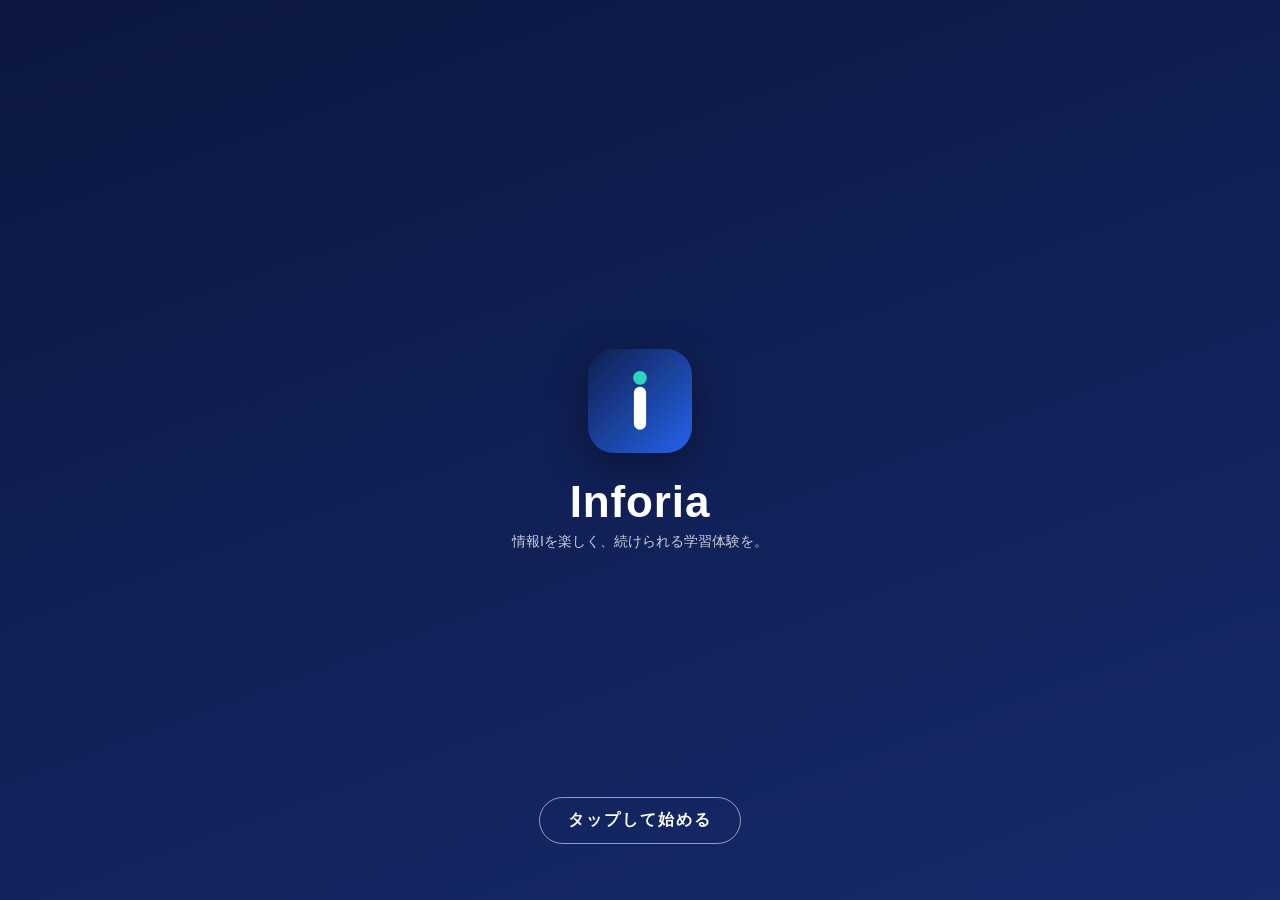
<file: frontend/index.html>
<!DOCTYPE html>
<html lang="ja">
<head>
<meta charset="UTF-8" />
<meta name="viewport" content="width=device-width, initial-scale=1.0, viewport-fit=cover" />
<title>Inforia</title>
<link rel="stylesheet" href="css/style.css" />
<link rel="manifest" href="manifest.json" />
<meta name="theme-color" content="#0f1f4d" />
<link rel="icon" href="assets/icon.svg" type="image/svg+xml" />
<link rel="apple-touch-icon" href="assets/icon-180.png" />
<meta name="apple-mobile-web-app-capable" content="yes" />
<meta name="apple-mobile-web-app-title" content="Inforia" />
</head>
<body class="splash-body">
<main class="splash" id="splash" role="button" tabindex="0" aria-label="タップして始める">
  <div class="fx-bg" id="fxBg" aria-hidden="true"></div>
  <div class="splash-center">
    <img class="splash-icon" src="assets/icon.svg" alt="" width="104" height="104" />
    <h1 class="splash-logo">Inforia</h1>
    <p class="splash-tagline">情報Iを楽しく、続けられる学習体験を。</p>
  </div>
  <div class="splash-tap">タップして始める</div>
</main>

<script src="js/pwa.js"></script>
<script src="js/auth.js"></script>
<script src="js/fx-bg.js"></script>
<script>
  // 以前ログインした端末なら、そのままホームへ。初めてならログイン画面へ。
  function startApp() {
    window.location.href = currentUserEmail() ? "home.html" : "login.html";
  }
  const splash = document.getElementById("splash");
  splash.addEventListener("click", startApp);
  splash.addEventListener("keydown", (e) => {
    if (e.key === "Enter" || e.key === " ") {
      e.preventDefault();
      startApp();
    }
  });
</script>
</body>
</html>
</file>
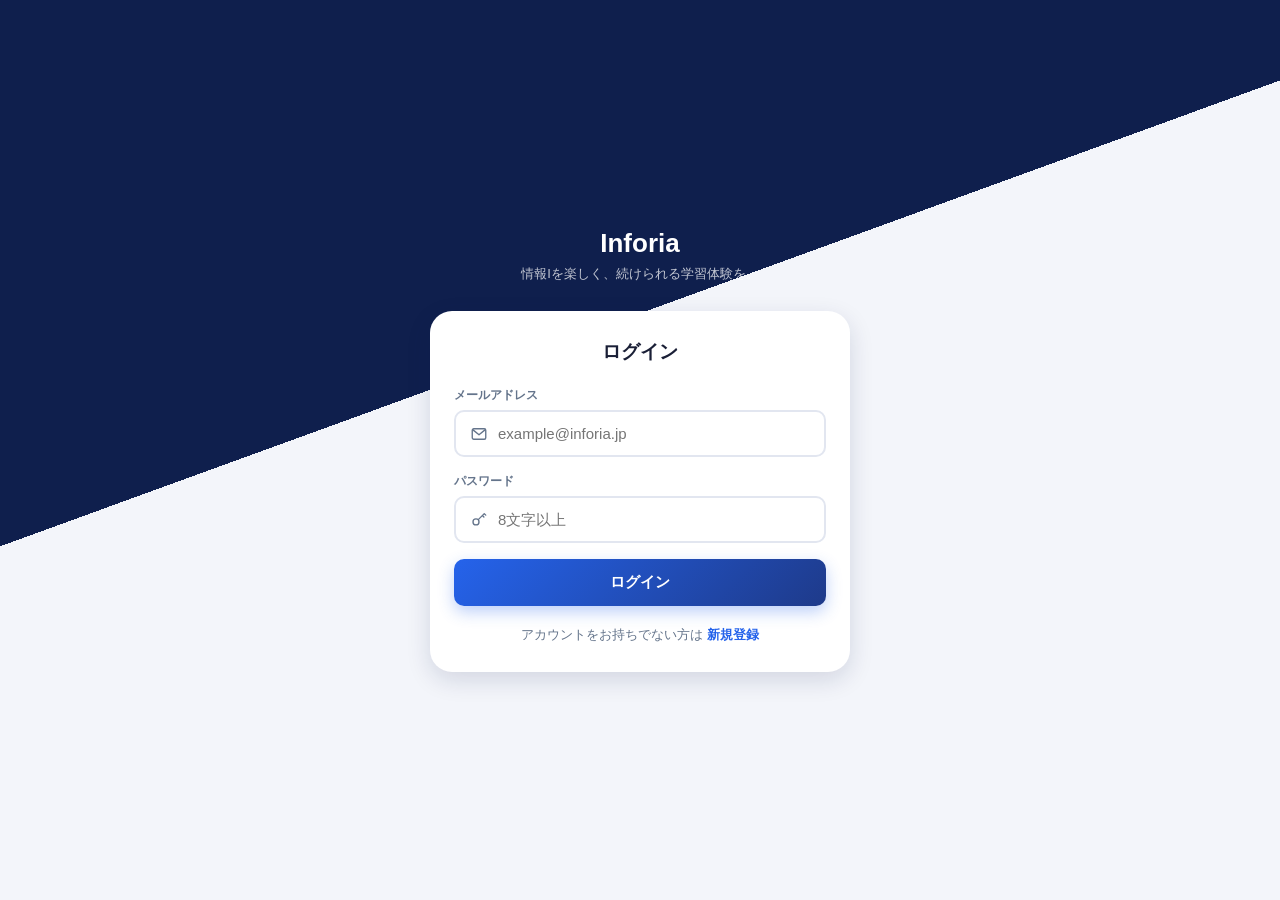
<file: frontend/home.html>
<!DOCTYPE html>
<html lang="ja">
<head>
<meta charset="UTF-8" />
<meta name="viewport" content="width=device-width, initial-scale=1.0" />
<title>Inforia - ダッシュボード</title>
<link rel="stylesheet" href="css/style.css" />
<script src="js/transition.js"></script>
<link rel="manifest" href="manifest.json" />
<meta name="theme-color" content="#16296b" />
<link rel="icon" href="assets/icon.svg" type="image/svg+xml" />
<link rel="apple-touch-icon" href="assets/icon-180.png" />
<meta name="apple-mobile-web-app-capable" content="yes" />
<meta name="apple-mobile-web-app-title" content="Inforia" />
</head>
<body>
<div class="app-shell">

  <header class="app-header">
    <div class="logo">Inforia</div>
  </header>

  <div style="padding: 0 20px;">
    <div class="profile-row">
      <div class="avatar" id="avatarLevel">Lv.1</div>
      <div class="profile-info">
        <div class="level" id="levelLabel">レベル 1</div>
        <div class="xp-bar-track">
          <div class="xp-bar-fill" id="xpBarFill" style="width: 0%;"></div>
        </div>
        <div class="xp-label" id="xpLabel">0 / 100 XP</div>
      </div>
    </div>

    <div class="streak-banner">
      <span class="icon flame-icon" id="flameIcon"></span>
      <span id="streakLabel">0日連続学習中</span>
    </div>
  </div>

  <main class="app-main">
    <div id="reviewCard"></div>
    <div class="section-title">学習ジャンル</div>
    <div id="unitList"></div>
  </main>

  <nav class="bottom-nav" id="bottomNav"></nav>
</div>

<script src="js/pwa.js"></script>
<script src="js/icons.js"></script>
<script src="js/auth.js"></script>
<script src="js/data.js"></script>
<script src="js/glossary.js"></script>
<script src="js/diagrams.js"></script>
<script src="js/question-bank.js"></script>
<script src="js/term-diagrams.js"></script>
<script src="js/quiz-generator.js"></script>
<script src="js/state.js"></script>
<script src="js/effects.js"></script>
<script src="js/nav.js"></script>
<script src="js/dashboard.js"></script>
</body>
</html>
</file>
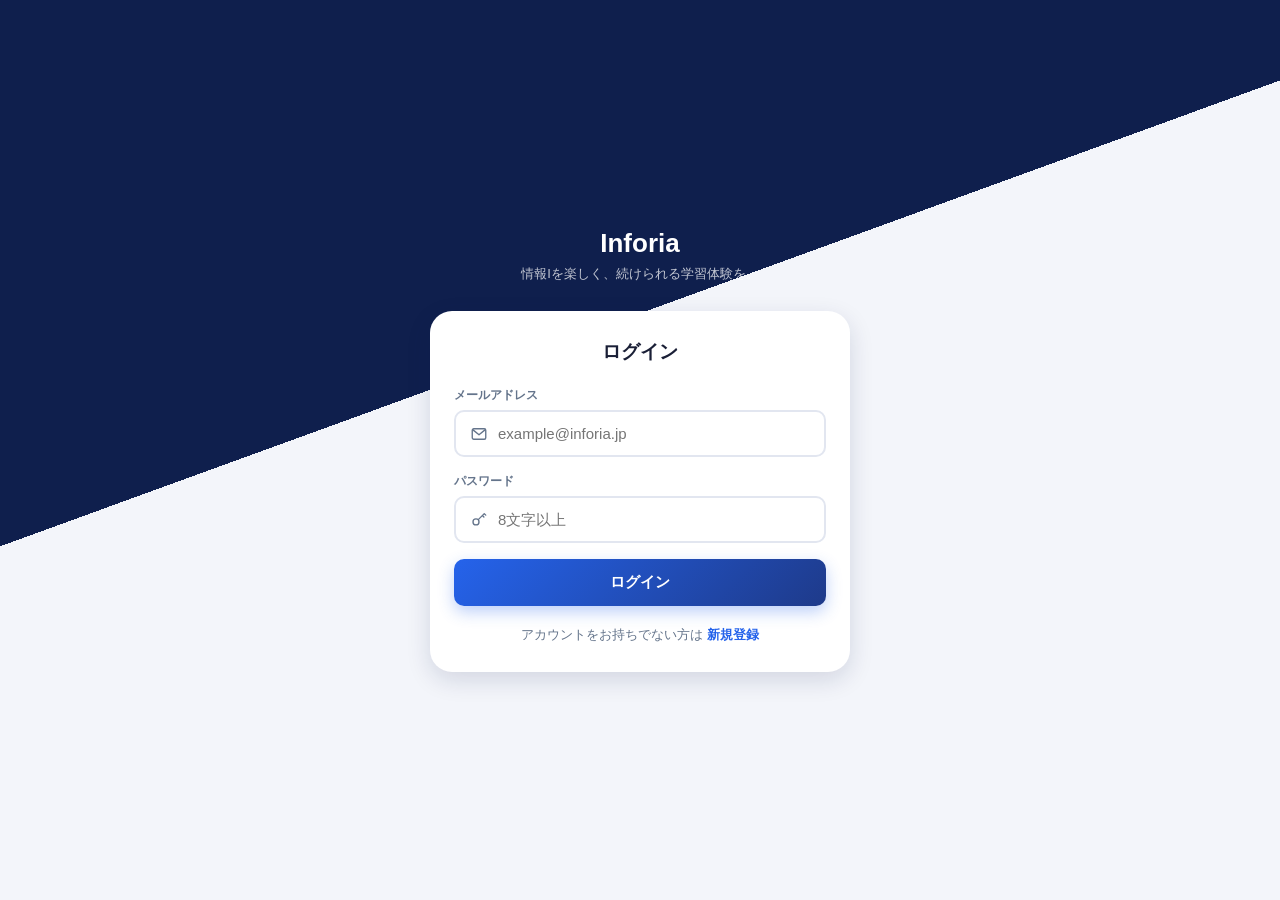
<file: frontend/login.html>
<!DOCTYPE html>
<html lang="ja">
<head>
<meta charset="UTF-8" />
<meta name="viewport" content="width=device-width, initial-scale=1.0" />
<title>Inforia - ログイン</title>
<link rel="stylesheet" href="css/style.css" />
<script src="js/transition.js"></script>
<link rel="manifest" href="manifest.json" />
<meta name="theme-color" content="#16296b" />
<link rel="icon" href="assets/icon.svg" type="image/svg+xml" />
<link rel="apple-touch-icon" href="assets/icon-180.png" />
<meta name="apple-mobile-web-app-capable" content="yes" />
<meta name="apple-mobile-web-app-title" content="Inforia" />
</head>
<body>
<div class="auth-shell">
  <div class="fx-bg" id="fxBg" aria-hidden="true"></div>
  <div class="auth-logo">Inforia</div>
  <div class="auth-tagline">情報Iを楽しく、続けられる学習体験を。</div>

  <div class="auth-card">
    <div class="auth-title">ログイン</div>

    <form id="loginForm" novalidate>
      <div class="form-field">
        <label for="email">メールアドレス</label>
        <div class="input-wrap">
          <span class="icon" id="mailIcon"></span>
          <input type="email" id="email" name="email" placeholder="example@inforia.jp" required autocomplete="email" />
        </div>
      </div>

      <div class="form-field">
        <label for="password">パスワード</label>
        <div class="input-wrap">
          <span class="icon" id="keyIcon"></span>
          <input type="password" id="password" name="password" placeholder="8文字以上" required autocomplete="current-password" />
        </div>
      </div>

      <div class="form-error" id="formError"></div>

      <button type="submit" class="btn btn-primary">ログイン</button>
    </form>

    <div class="auth-switch">
      アカウントをお持ちでない方は <a href="register.html">新規登録</a>
    </div>
  </div>
</div>

<script src="js/pwa.js"></script>
<script src="js/icons.js"></script>
<script src="js/auth.js"></script>
<script src="js/fx-bg.js"></script>
<script>
  document.getElementById("mailIcon").innerHTML = ICONS.mail;
  document.getElementById("keyIcon").innerHTML = ICONS.key;

  if (currentUserEmail()) {
    window.location.href = "home.html";
  }

  document.getElementById("loginForm").addEventListener("submit", async (e) => {
    e.preventDefault();
    const email = document.getElementById("email").value.trim();
    const password = document.getElementById("password").value;
    const errorEl = document.getElementById("formError");

    const result = await loginUser(email, password);
    if (result.ok) {
      diveTo("home.html");
    } else {
      errorEl.textContent = result.message;
      errorEl.classList.add("show");
    }
  });
</script>
</body>
</html>
</file>
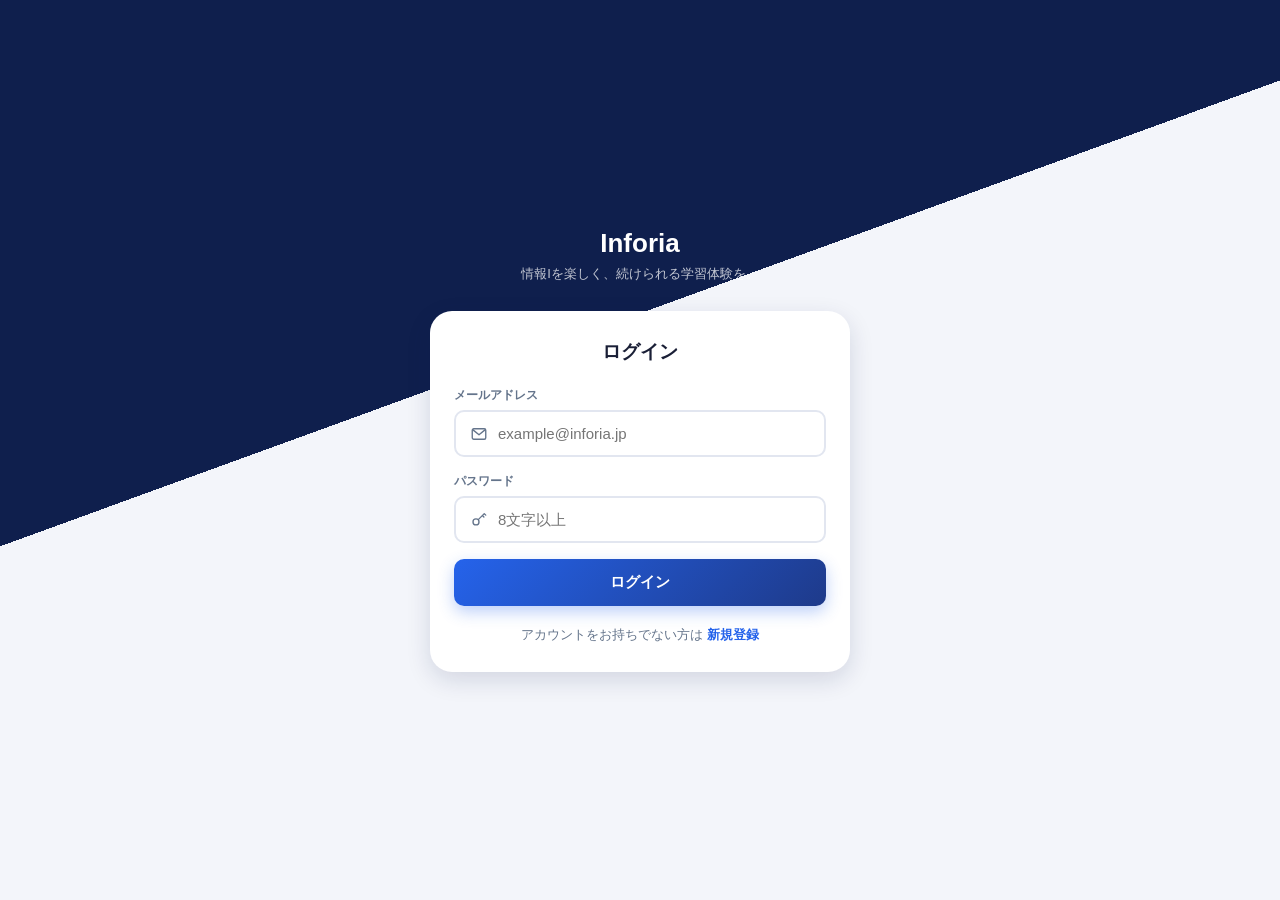
<file: frontend/profile.html>
<!DOCTYPE html>
<html lang="ja">
<head>
<meta charset="UTF-8" />
<meta name="viewport" content="width=device-width, initial-scale=1.0" />
<title>Inforia - マイページ</title>
<link rel="stylesheet" href="css/style.css" />
<link rel="manifest" href="manifest.json" />
<meta name="theme-color" content="#16296b" />
<link rel="icon" href="assets/icon.svg" type="image/svg+xml" />
<link rel="apple-touch-icon" href="assets/icon-180.png" />
<meta name="apple-mobile-web-app-capable" content="yes" />
<meta name="apple-mobile-web-app-title" content="Inforia" />
</head>
<body>
<div class="app-shell">

  <header class="app-header">
    <div class="logo">Inforia</div>
  </header>

  <main class="app-main">
    <div class="profile-hero">
      <div class="avatar" id="avatarLevel">Lv.1</div>
      <div class="username" id="userName"></div>
      <div class="email" id="userEmail"></div>
    </div>

    <div class="profile-list">
      <div class="profile-list-item">
        <span class="label">レベル</span>
        <span class="value" id="infoLevel"></span>
      </div>
      <div class="profile-list-item">
        <span class="label">累計XP</span>
        <span class="value" id="infoXp"></span>
      </div>
      <div class="profile-list-item">
        <span class="label">連続学習日数</span>
        <span class="value" id="infoStreak"></span>
      </div>
      <div class="profile-list-item">
        <span class="label">獲得バッジ数</span>
        <span class="value" id="infoBadges"></span>
      </div>
      <div class="profile-list-item">
        <span class="label">登録日</span>
        <span class="value" id="infoRegistered"></span>
      </div>
    </div>

    <div class="section-title">設定</div>
    <div class="card">
      <div class="settings-row">
        <div>
          <div class="settings-row-title">学習リマインダー</div>
          <div class="settings-row-desc">毎日決まった時間に学習を促す通知(現在はモック設定です)</div>
        </div>
        <label class="switch">
          <input type="checkbox" id="notifToggle" />
          <span class="switch-track"></span>
        </label>
      </div>
      <div class="settings-row">
        <div>
          <div class="settings-row-title">効果音</div>
          <div class="settings-row-desc">正解・レベルアップ時のサウンド(現在はモック設定です)</div>
        </div>
        <label class="switch">
          <input type="checkbox" id="soundToggle" />
          <span class="switch-track"></span>
        </label>
      </div>
    </div>

    <div class="section-title">デモ用(発表・動作確認)</div>
    <div class="card">
      <div class="settings-row-desc">学習日を進めて、復習が戻ってくる様子を確かめられます(この端末の中だけに保存されます)。</div>
      <div class="settings-row" style="padding-bottom:4px;">
        <div>
          <div class="settings-row-title">現在の学習日</div>
          <div class="settings-row-desc" id="demoDate"></div>
        </div>
      </div>
      <div class="demo-actions">
        <button class="btn btn-outline" id="demoSeedBtn">学習記録の例を入れる</button>
        <button class="btn btn-outline" id="demoNextDayBtn">学習日を1日進める</button>
        <button class="btn btn-outline" id="demoResetDayBtn">学習日を今日に戻す</button>
        <button class="btn btn-outline" id="demoClearBtn">学習記録をリセットする</button>
      </div>
    </div>

    <div class="section-title" style="display:flex; align-items:center; justify-content:space-between;">
      アカウント情報
      <span class="settings-form-toggle" id="accountFormToggle">変更する</span>
    </div>
    <div class="card" id="accountCard" style="display:none;">
      <form id="accountForm" novalidate>
        <div class="form-field">
          <label for="accountUsername">ユーザー名</label>
          <div class="input-wrap">
            <span class="icon" id="userIconAcc"></span>
            <input type="text" id="accountUsername" required minlength="2" maxlength="20" autocomplete="username" />
          </div>
        </div>
        <div class="form-field">
          <label for="accountEmail">メールアドレス</label>
          <div class="input-wrap">
            <span class="icon" id="mailIconAcc"></span>
            <input type="email" id="accountEmail" required autocomplete="email" />
          </div>
        </div>
        <div class="form-field">
          <label for="accountPassword">現在のパスワード</label>
          <div class="input-wrap">
            <span class="icon" id="keyIconAcc"></span>
            <input type="password" id="accountPassword" required autocomplete="current-password" />
          </div>
        </div>
        <div class="form-error" id="accountFormError"></div>
        <button type="submit" class="btn btn-primary">変更を保存する</button>
      </form>
    </div>

    <div class="section-title" style="display:flex; align-items:center; justify-content:space-between;">
      パスワード変更
      <span class="settings-form-toggle" id="passwordFormToggle">変更する</span>
    </div>
    <div class="card" id="passwordCard" style="display:none;">
      <form id="passwordForm">
        <div class="form-field">
          <label for="currentPassword">現在のパスワード</label>
          <div class="input-wrap">
            <span class="icon" id="keyIcon1"></span>
            <input type="password" id="currentPassword" required autocomplete="current-password" />
          </div>
        </div>
        <div class="form-field">
          <label for="newPassword">新しいパスワード</label>
          <div class="input-wrap">
            <span class="icon" id="keyIcon2"></span>
            <input type="password" id="newPassword" required minlength="8" autocomplete="new-password" />
          </div>
        </div>
        <div class="form-field">
          <label for="newPasswordConfirm">新しいパスワード(確認)</label>
          <div class="input-wrap">
            <span class="icon" id="keyIcon3"></span>
            <input type="password" id="newPasswordConfirm" required autocomplete="new-password" />
          </div>
        </div>
        <div class="form-error" id="passwordFormError"></div>
        <button type="submit" class="btn btn-primary">パスワードを変更する</button>
      </form>
    </div>

    <div style="margin-top: 26px;">
      <button class="btn btn-outline" id="logoutBtn">ログアウト</button>
    </div>
  </main>

  <nav class="bottom-nav" id="bottomNav"></nav>
</div>

<script src="js/pwa.js"></script>
<script src="js/icons.js"></script>
<script src="js/auth.js"></script>
<script src="js/data.js"></script>
<script src="js/state.js"></script>
<script src="js/settings.js"></script>
<script src="js/nav.js"></script>
<script src="js/profile.js"></script>
</body>
</html>
</file>
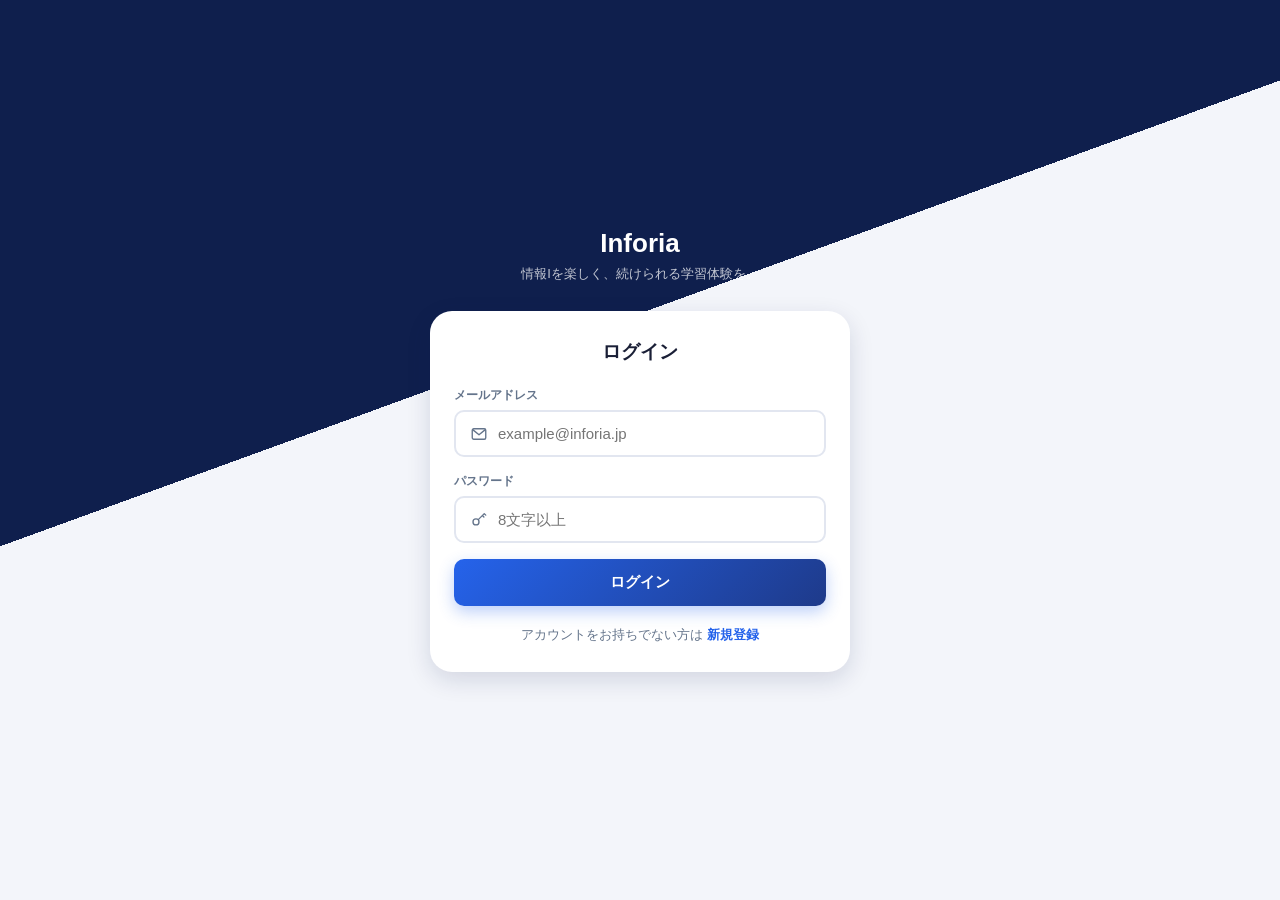
<file: frontend/quiz.html>
<!DOCTYPE html>
<html lang="ja">
<head>
<meta charset="UTF-8" />
<meta name="viewport" content="width=device-width, initial-scale=1.0" />
<title>Inforia - クイズ</title>
<link rel="stylesheet" href="css/style.css" />
<link rel="manifest" href="manifest.json" />
<meta name="theme-color" content="#16296b" />
<link rel="icon" href="assets/icon.svg" type="image/svg+xml" />
<link rel="apple-touch-icon" href="assets/icon-180.png" />
<meta name="apple-mobile-web-app-capable" content="yes" />
<meta name="apple-mobile-web-app-title" content="Inforia" />
</head>
<body class="quiz-body">
<div class="quiz-intro" id="quizIntro" aria-hidden="true">
  <div class="quiz-intro-inner">
    <div class="quiz-intro-kind" id="quizIntroKind"></div>
    <div class="quiz-intro-title" id="quizIntroTitle"></div>
    <div class="quiz-intro-count" id="quizIntroCount"></div>
  </div>
</div>
<div class="app-shell">

  <div class="quiz-header">
    <button class="icon-btn" style="background:#f1f3f9; color:#334155;" id="closeBtn" aria-label="閉じる"></button>
    <div class="quiz-progress-track">
      <div class="quiz-progress-fill" id="quizProgressFill" style="width:0%;"></div>
    </div>
    <div class="quiz-progress-text" id="quizProgressText">問題 1/10</div>
    <div class="xp-pill"><span class="icon" id="xpPillIcon"></span> <span id="sessionXpLabel">0</span> XP</div>
  </div>

  <!-- ── クイズ画面 ── -->
  <main class="app-main" id="quizView">
    <div class="section-title" id="unitTitle">ジャンル</div>
    <div class="question-type-badge" id="questionTypeBadge" style="display:none;"></div>
    <div class="question-text" id="questionText"></div>
    <pre class="code-block" id="codeBlock" style="display:none;"></pre>

    <div class="choice-list" id="choiceList"></div>

    <div class="hint-box" id="hintBox"></div>

    <div class="quiz-actions">
      <button class="btn btn-outline" id="hintBtn" style="flex:0 0 110px;">ヒント</button>
      <button class="btn btn-primary" id="submitBtn" disabled>回答する</button>
    </div>
  </main>

  <!-- ── 結果・解説画面 ── -->
  <main class="app-main" id="resultView" style="display:none;">
    <div class="result-hero">
      <div class="result-icon" id="resultIcon"></div>
      <div class="result-title" id="resultTitle"></div>
      <div class="result-xp" id="resultXp"></div>
    </div>

    <div class="ai-image-box" id="figureBox">
      <div class="ai-image-label"><span class="icon" id="sparkleIcon"></span> <span id="aiImageLabelText">説明図</span></div>
      <div class="ai-image-placeholder" id="aiImagePlaceholder"></div>
    </div>
    <div class="note-inline" id="aiImageNote"></div>

    <div class="section-title">解説</div>
    <div class="explain-list" id="explainList"></div>
    <div class="review-note" id="reviewNote"></div>

    <div class="quiz-actions">
      <button class="btn btn-primary" id="nextBtn">次の問題へ</button>
    </div>
  </main>

  <!-- ── セッション終了画面 ── -->
  <main class="app-main" id="summaryView" style="display:none;">
    <div class="summary-hero">
      <div class="summary-kind" id="summaryKind"></div>
      <div class="summary-ring" id="summaryRing"></div>
      <div class="summary-rate" id="summaryRate"></div>
    </div>

    <div class="summary-dots" id="summaryDots"></div>

    <div class="summary-stats">
      <div class="summary-stat">
        <div class="summary-stat-label">正解数</div>
        <div class="summary-stat-value" id="summaryCorrect"></div>
      </div>
      <div class="summary-stat">
        <div class="summary-stat-label">獲得XP</div>
        <div class="summary-stat-value xp"><span class="icon" id="summaryXpIcon"></span><span id="summaryXp"></span></div>
      </div>
    </div>

    <div class="summary-card summary-levelup" id="summaryLevelUp" style="display:none;"></div>
    <div class="summary-card" id="summaryBadges" style="display:none;"></div>
    <div class="summary-card" id="summaryReview" style="display:none;"></div>

    <div class="section-title">今回の問題の解説</div>
    <div class="rv-list" id="summaryReviewList"></div>

    <div class="quiz-actions">
      <button class="btn btn-primary" id="summaryHomeBtn">ホームに戻る</button>
    </div>
  </main>

  <div class="badge-toast" id="badgeToast">
    <div class="badge-toast-icon icon" id="badgeToastIcon"></div>
    <div>
      <div class="badge-toast-name" id="badgeToastName"></div>
      <div class="badge-toast-sub">新しいバッジを獲得しました</div>
    </div>
  </div>
</div>

<script src="js/pwa.js"></script>
<script src="js/icons.js"></script>
<script src="js/auth.js"></script>
<script src="js/data.js"></script>
<script src="js/glossary.js"></script>
<script src="js/diagrams.js"></script>
<script src="js/question-bank.js"></script>
<script src="js/term-diagrams.js"></script>
<script src="js/state.js"></script>
<script src="js/effects.js"></script>
<script src="js/quiz-generator.js"></script>
<script src="js/quiz.js"></script>
</body>
</html>
</file>
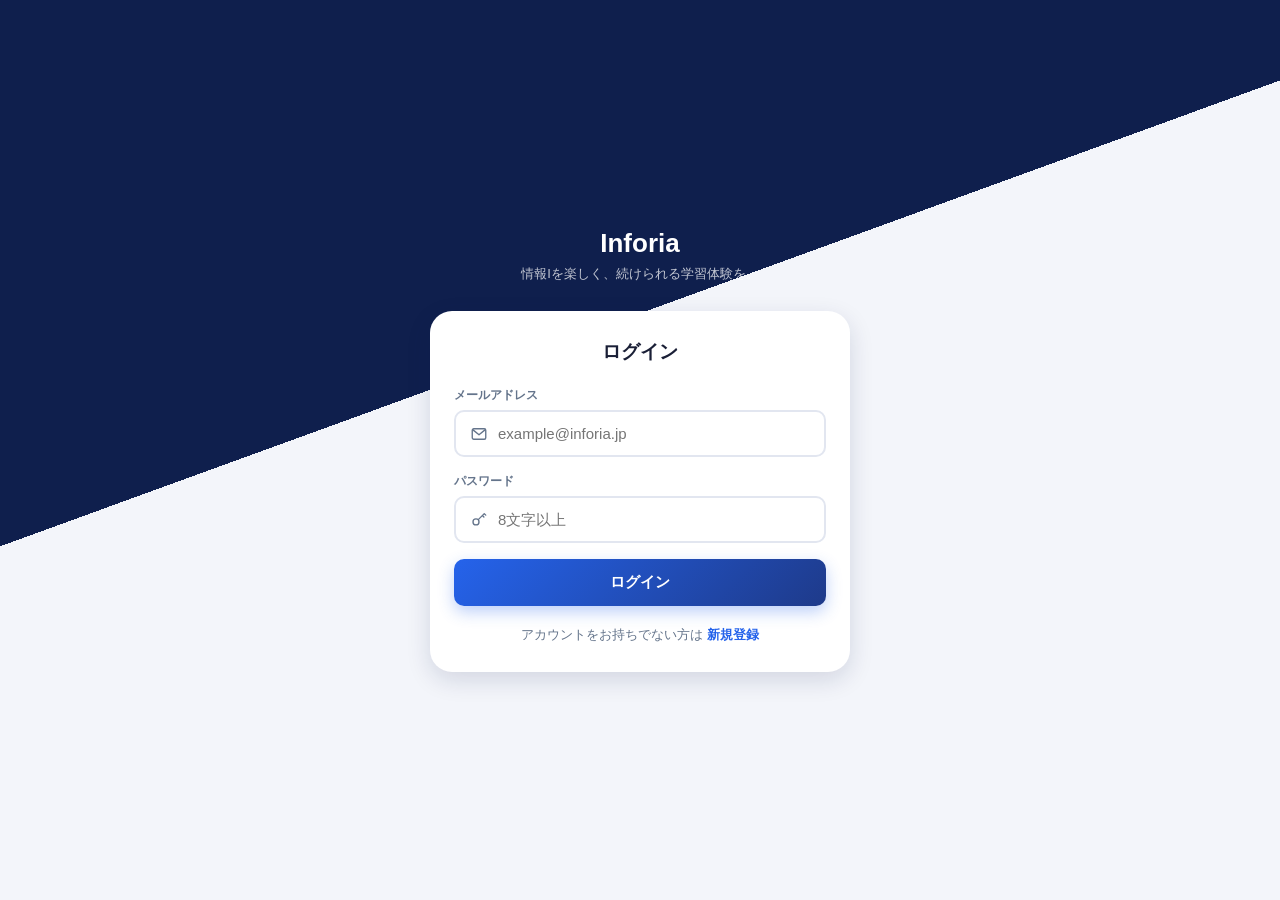
<file: frontend/ranking.html>
<!DOCTYPE html>
<html lang="ja">
<head>
<meta charset="UTF-8" />
<meta name="viewport" content="width=device-width, initial-scale=1.0" />
<title>Inforia - ランキング</title>
<link rel="stylesheet" href="css/style.css" />
<link rel="manifest" href="manifest.json" />
<meta name="theme-color" content="#16296b" />
<link rel="icon" href="assets/icon.svg" type="image/svg+xml" />
<link rel="apple-touch-icon" href="assets/icon-180.png" />
<meta name="apple-mobile-web-app-capable" content="yes" />
<meta name="apple-mobile-web-app-title" content="Inforia" />
</head>
<body>
<div class="app-shell">

  <header class="app-header">
    <div class="logo">Inforia</div>
  </header>

  <main class="app-main">
    <div class="section-title">週間XPランキング</div>
    <div class="card" style="padding: 4px 10px;" id="rankingList"></div>
  </main>

  <nav class="bottom-nav" id="bottomNav"></nav>
</div>

<script src="js/pwa.js"></script>
<script src="js/icons.js"></script>
<script src="js/auth.js"></script>
<script src="js/state.js"></script>
<script src="js/nav.js"></script>
<script src="js/ranking.js"></script>
</body>
</html>
</file>
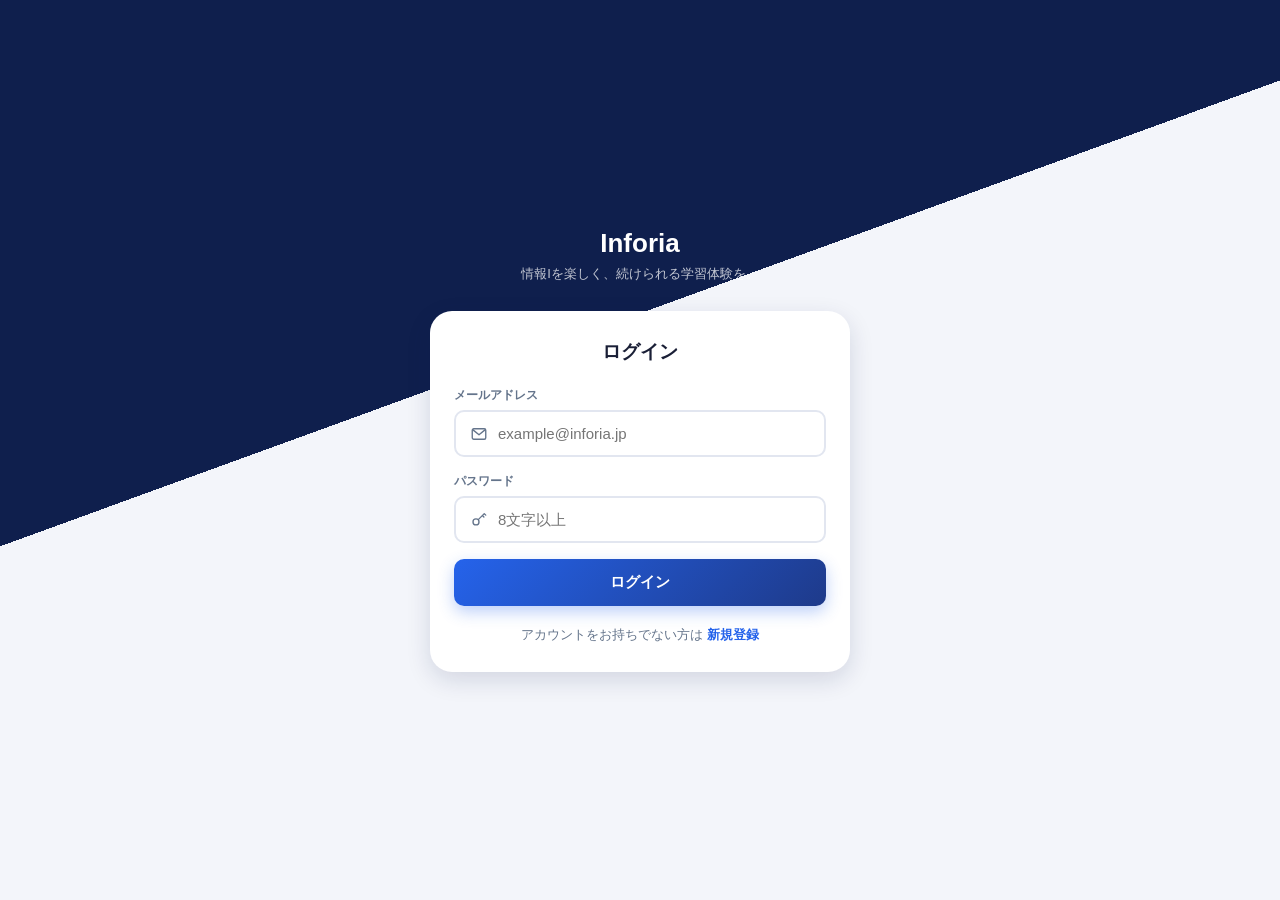
<file: frontend/records.html>
<!DOCTYPE html>
<html lang="ja">
<head>
<meta charset="UTF-8" />
<meta name="viewport" content="width=device-width, initial-scale=1.0" />
<title>Inforia - 成績</title>
<link rel="stylesheet" href="css/style.css" />
<link rel="manifest" href="manifest.json" />
<meta name="theme-color" content="#16296b" />
<link rel="icon" href="assets/icon.svg" type="image/svg+xml" />
<link rel="apple-touch-icon" href="assets/icon-180.png" />
<meta name="apple-mobile-web-app-capable" content="yes" />
<meta name="apple-mobile-web-app-title" content="Inforia" />
</head>
<body>
<div class="app-shell">

  <header class="app-header">
    <div class="logo">Inforia</div>
  </header>

  <main class="app-main">
    <div class="section-title">学習の成果</div>
    <div class="stats-grid">
      <div class="stat-tile">
        <div class="stat-label">レベル</div>
        <div class="stat-value" id="statLevel">1</div>
      </div>
      <div class="stat-tile">
        <div class="stat-label">累計XP</div>
        <div class="stat-value" id="statXp">0<span class="unit">XP</span></div>
      </div>
      <div class="stat-tile">
        <div class="stat-label">連続学習日数</div>
        <div class="stat-value" id="statStreak">0<span class="unit">日</span></div>
      </div>
      <div class="stat-tile">
        <div class="stat-label">正答率</div>
        <div class="stat-value" id="statAccuracy">0<span class="unit">%</span></div>
      </div>
      <div class="stat-tile">
        <div class="stat-label">解答した問題数</div>
        <div class="stat-value" id="statAnswered">0<span class="unit">問</span></div>
      </div>
      <div class="stat-tile">
        <div class="stat-label">正解した問題数</div>
        <div class="stat-value" id="statCorrect">0<span class="unit">問</span></div>
      </div>
    </div>

    <div class="section-title">ジャンル別 得意・苦手分析</div>
    <div class="card" id="analysisSummaryCard"></div>
    <div id="genreAnalysisList"></div>

    <div class="section-title">バッジコレクション</div>
    <div class="badges-grid" id="badgesGrid"></div>
  </main>

  <nav class="bottom-nav" id="bottomNav"></nav>
</div>

<script src="js/pwa.js"></script>
<script src="js/icons.js"></script>
<script src="js/auth.js"></script>
<script src="js/data.js"></script>
<script src="js/glossary.js"></script>
<script src="js/diagrams.js"></script>
<script src="js/question-bank.js"></script>
<script src="js/term-diagrams.js"></script>
<script src="js/quiz-generator.js"></script>
<script src="js/state.js"></script>
<script src="js/nav.js"></script>
<script src="js/records.js"></script>
</body>
</html>
</file>
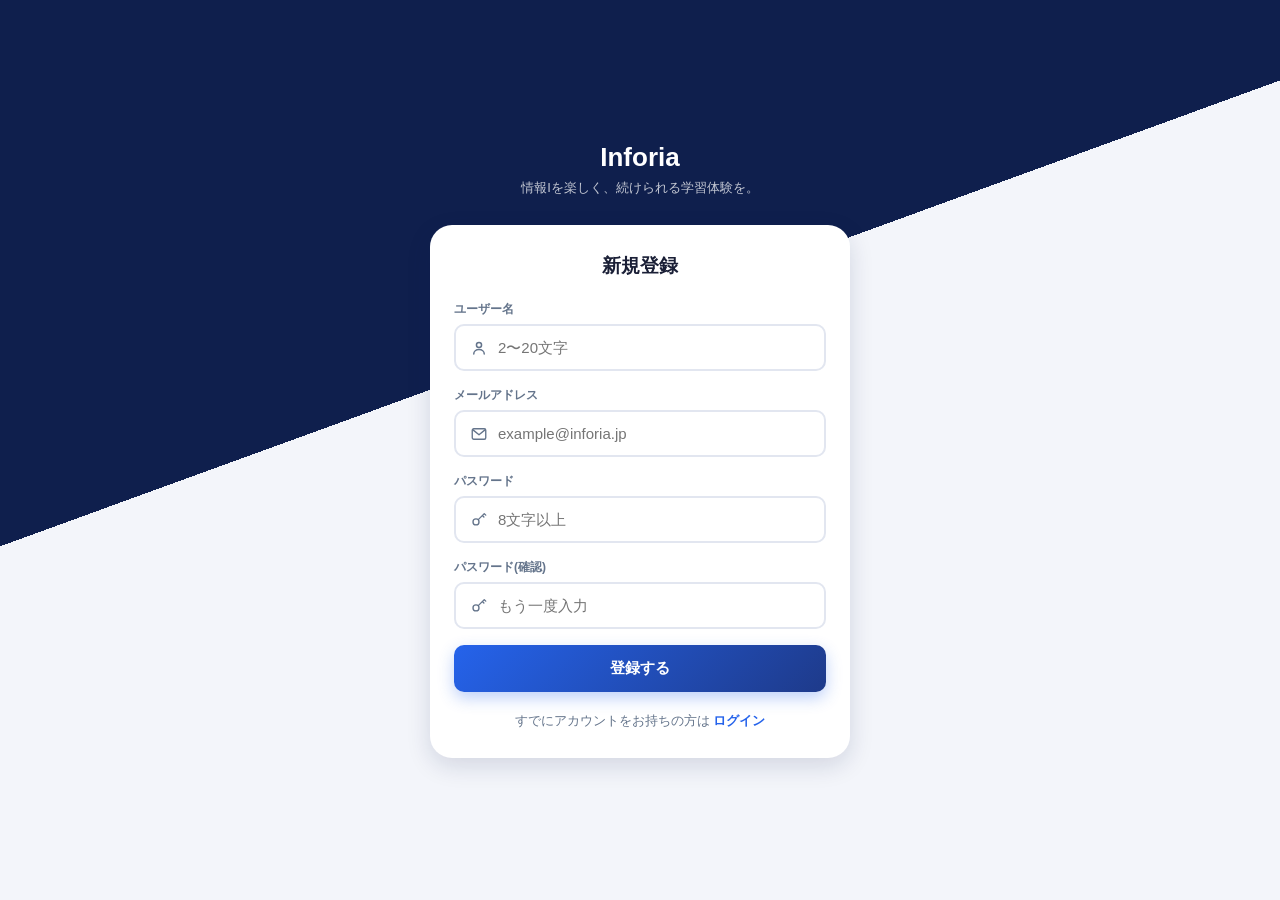
<file: frontend/register.html>
<!DOCTYPE html>
<html lang="ja">
<head>
<meta charset="UTF-8" />
<meta name="viewport" content="width=device-width, initial-scale=1.0" />
<title>Inforia - 新規登録</title>
<link rel="stylesheet" href="css/style.css" />
<script src="js/transition.js"></script>
<link rel="manifest" href="manifest.json" />
<meta name="theme-color" content="#16296b" />
<link rel="icon" href="assets/icon.svg" type="image/svg+xml" />
<link rel="apple-touch-icon" href="assets/icon-180.png" />
<meta name="apple-mobile-web-app-capable" content="yes" />
<meta name="apple-mobile-web-app-title" content="Inforia" />
</head>
<body>
<div class="auth-shell">
  <div class="fx-bg" id="fxBg" aria-hidden="true"></div>
  <div class="auth-logo">Inforia</div>
  <div class="auth-tagline">情報Iを楽しく、続けられる学習体験を。</div>

  <div class="auth-card">
    <div class="auth-title">新規登録</div>

    <form id="registerForm" novalidate>
      <div class="form-field">
        <label for="username">ユーザー名</label>
        <div class="input-wrap">
          <span class="icon" id="userIcon"></span>
          <input type="text" id="username" name="username" placeholder="2〜20文字" required minlength="2" maxlength="20" autocomplete="username" />
        </div>
      </div>

      <div class="form-field">
        <label for="email">メールアドレス</label>
        <div class="input-wrap">
          <span class="icon" id="mailIcon"></span>
          <input type="email" id="email" name="email" placeholder="example@inforia.jp" required autocomplete="email" />
        </div>
      </div>

      <div class="form-field">
        <label for="password">パスワード</label>
        <div class="input-wrap">
          <span class="icon" id="keyIcon"></span>
          <input type="password" id="password" name="password" placeholder="8文字以上" required minlength="8" autocomplete="new-password" />
        </div>
      </div>

      <div class="form-field">
        <label for="passwordConfirm">パスワード(確認)</label>
        <div class="input-wrap">
          <span class="icon" id="keyIcon2"></span>
          <input type="password" id="passwordConfirm" name="passwordConfirm" placeholder="もう一度入力" required autocomplete="new-password" />
        </div>
      </div>

      <div class="form-error" id="formError"></div>

      <button type="submit" class="btn btn-primary">登録する</button>
    </form>

    <div class="auth-switch">
      すでにアカウントをお持ちの方は <a href="login.html">ログイン</a>
    </div>
  </div>
</div>

<script src="js/pwa.js"></script>
<script src="js/icons.js"></script>
<script src="js/auth.js"></script>
<script src="js/fx-bg.js"></script>
<script>
  document.getElementById("userIcon").innerHTML = ICONS.user;
  document.getElementById("mailIcon").innerHTML = ICONS.mail;
  document.getElementById("keyIcon").innerHTML = ICONS.key;
  document.getElementById("keyIcon2").innerHTML = ICONS.key;

  if (currentUserEmail()) {
    window.location.href = "home.html";
  }

  document.getElementById("registerForm").addEventListener("submit", async (e) => {
    e.preventDefault();
    const username = document.getElementById("username").value.trim();
    const email = document.getElementById("email").value.trim();
    const password = document.getElementById("password").value;
    const passwordConfirm = document.getElementById("passwordConfirm").value;
    const errorEl = document.getElementById("formError");

    if (password.length < 8) {
      errorEl.textContent = "パスワードは8文字以上で入力してください。";
      errorEl.classList.add("show");
      return;
    }
    if (password !== passwordConfirm) {
      errorEl.textContent = "パスワードが一致しません。";
      errorEl.classList.add("show");
      return;
    }

    const result = await registerUser(username, email, password);
    if (result.ok) {
      diveTo("home.html");
    } else {
      errorEl.textContent = result.message;
      errorEl.classList.add("show");
    }
  });
</script>
</body>
</html>
</file>
<file: frontend/css/style.css>
/* Inforia — 共通デザインシステム
 * パネル資料の配色(ネイビーグラデーション / 白カード / 赤アクセント)を踏襲
 */

:root {
  --navy-900: #0f1f4d;
  --navy-800: #16296b;
  --navy-700: #1e3a8a;
  --blue-500: #2563eb;
  --blue-400: #3b82f6;
  --teal-500: #14b8a6;
  --red-accent: #dc2626;
  --gold: #f59e0b;
  --purple: #8b5cf6;

  --bg: #f3f5fa;
  --card-bg: #ffffff;
  --border: #e2e6f0;
  --text-main: #1a1f36;
  --text-sub: #64748b;

  --radius-sm: 10px;
  --radius-md: 16px;
  --radius-lg: 22px;

  --shadow-card: 0 2px 10px rgba(15, 31, 77, 0.06);
  --shadow-pop: 0 8px 24px rgba(15, 31, 77, 0.14);
}

* {
  box-sizing: border-box;
}

/* ── オリジナルSVGアイコン ── */
.icon {
  display: inline-flex;
  align-items: center;
  justify-content: center;
  width: 1em;
  height: 1em;
  flex-shrink: 0;
}

.icon svg {
  width: 100%;
  height: 100%;
  display: block;
}

html,
body {
  margin: 0;
  padding: 0;
}

body {
  font-family: "Hiragino Sans", "Yu Gothic", "Noto Sans JP", -apple-system,
    BlinkMacSystemFont, sans-serif;
  background: var(--bg);
  color: var(--text-main);
  min-height: 100vh;
  display: flex;
  justify-content: center;
}

/* ── アプリのフレーム(スマホ幅を基準にしたレイアウト) ── */
.app-shell {
  width: 100%;
  max-width: 460px;
  min-height: 100vh;
  background: var(--card-bg);
  position: relative;
  display: flex;
  flex-direction: column;
  box-shadow: 0 0 40px rgba(15, 31, 77, 0.08);
}

.app-main {
  flex: 1;
  padding: 20px 20px 100px;
  overflow-y: auto;
}

/* ── ヘッダー ── */
.app-header {
  background: linear-gradient(135deg, var(--navy-900), var(--blue-500));
  color: #fff;
  padding: 18px 20px 16px;
  display: flex;
  align-items: center;
  justify-content: space-between;
}

.app-header .logo {
  font-weight: 800;
  font-size: 20px;
  letter-spacing: 0.02em;
}

.icon-btn {
  background: rgba(255, 255, 255, 0.15);
  border: none;
  color: #fff;
  width: 36px;
  height: 36px;
  border-radius: 50%;
  display: flex;
  align-items: center;
  justify-content: center;
  font-size: 16px;
  cursor: pointer;
  padding: 0;
}

.icon-btn:hover {
  filter: brightness(1.1);
}

/* ── カード共通 ── */
.card {
  background: var(--card-bg);
  border: 1px solid var(--border);
  border-radius: var(--radius-md);
  box-shadow: var(--shadow-card);
  padding: 18px;
}

.section-title {
  font-size: 14px;
  font-weight: 700;
  color: var(--text-sub);
  margin: 24px 0 10px;
  letter-spacing: 0.02em;
}

/* ── ボタン ── */
.btn {
  display: inline-flex;
  align-items: center;
  justify-content: center;
  gap: 6px;
  border: none;
  border-radius: var(--radius-sm);
  font-weight: 700;
  font-size: 15px;
  padding: 14px 18px;
  cursor: pointer;
  transition: transform 0.08s ease, box-shadow 0.15s ease, opacity 0.15s ease;
  width: 100%;
}

.btn:active {
  transform: scale(0.98);
}

.btn-primary {
  background: linear-gradient(135deg, var(--blue-500), var(--navy-700));
  color: #fff;
  box-shadow: 0 6px 16px rgba(37, 99, 235, 0.3);
}

.btn-primary:disabled {
  opacity: 0.4;
  cursor: not-allowed;
  box-shadow: none;
}

.btn-outline {
  background: #fff;
  color: var(--navy-700);
  border: 2px solid var(--navy-700);
}

.btn-success {
  background: linear-gradient(135deg, #16a34a, #15803d);
  color: #fff;
  box-shadow: 0 6px 16px rgba(22, 163, 74, 0.3);
}

/* ── レベル / XP バー ── */
.profile-row {
  display: flex;
  align-items: center;
  gap: 12px;
  margin-top: 16px;
  background: #fff;
  border: 1px solid var(--border);
  border-radius: var(--radius-md);
  padding: 14px;
  box-shadow: var(--shadow-card);
}

.avatar {
  width: 52px;
  height: 52px;
  border-radius: 50%;
  background: linear-gradient(135deg, var(--teal-500), var(--blue-500));
  display: flex;
  align-items: center;
  justify-content: center;
  font-weight: 800;
  color: #fff;
  font-size: 18px;
  flex-shrink: 0;
  position: relative;
}

.avatar .avatar-person {
  width: 60%;
  height: 60%;
  color: #fff;
}

.avatar .avatar-level-badge {
  position: absolute;
  right: -6px;
  bottom: -4px;
  background: var(--navy-900);
  color: #fff;
  font-size: 9px;
  font-weight: 800;
  padding: 2px 5px;
  border-radius: 999px;
  border: 2px solid #fff;
  white-space: nowrap;
  line-height: 1.4;
}

.profile-info {
  flex: 1;
}

.profile-info .level {
  font-weight: 700;
  font-size: 14px;
  color: var(--text-main);
  margin-bottom: 4px;
}

.xp-bar-track {
  width: 100%;
  height: 8px;
  border-radius: 4px;
  background: var(--border);
  overflow: hidden;
}

.xp-bar-fill {
  height: 100%;
  background: linear-gradient(90deg, var(--teal-500), var(--blue-500));
  border-radius: 4px;
  transition: width 0.4s ease;
}

.xp-label {
  font-size: 11px;
  color: var(--text-sub);
  margin-top: 4px;
}

/* ── ストリーク ── */
.streak-banner {
  margin-top: 14px;
  display: flex;
  align-items: center;
  gap: 10px;
  background: linear-gradient(135deg, #fff7ed, #ffedd5);
  border: 1px solid #fed7aa;
  border-radius: var(--radius-sm);
  padding: 12px 14px;
  font-size: 14px;
  font-weight: 700;
  color: #9a3412;
}

.streak-banner .flame-icon {
  font-size: 22px;
}

/* ── ユニットカード ── */
.unit-card {
  display: flex;
  align-items: center;
  gap: 14px;
  margin-bottom: 12px;
  cursor: pointer;
}

.unit-icon {
  width: 46px;
  height: 46px;
  border-radius: 12px;
  display: flex;
  align-items: center;
  justify-content: center;
  font-weight: 800;
  font-size: 16px;
  color: #fff;
  flex-shrink: 0;
}

.unit-icon.blue {
  background: linear-gradient(135deg, #3b82f6, #1e3a8a);
}
.unit-icon.teal {
  background: linear-gradient(135deg, #2dd4bf, #0d9488);
}
.unit-icon.purple {
  background: linear-gradient(135deg, #a78bfa, #7c3aed);
}
.unit-icon.orange {
  background: linear-gradient(135deg, #fb923c, #ea580c);
}

.unit-info {
  flex: 1;
}

.unit-info .title {
  font-weight: 700;
  font-size: 15px;
  margin-bottom: 6px;
}

.unit-progress-track {
  width: 100%;
  height: 6px;
  border-radius: 3px;
  background: var(--border);
}

.unit-progress-fill {
  height: 100%;
  border-radius: 3px;
  background: var(--blue-500);
}

.unit-info .meta {
  font-size: 12px;
  color: var(--text-sub);
  margin-top: 4px;
}

.unit-arrow {
  color: var(--text-sub);
  font-size: 18px;
}

/* ── バッジ ── */
.badges-row {
  display: flex;
  gap: 12px;
  align-items: center;
}

.badge-chip {
  width: 52px;
  height: 52px;
  border-radius: 50%;
  display: flex;
  align-items: center;
  justify-content: center;
  font-size: 22px;
  flex-shrink: 0;
  border: 2px solid transparent;
}

.badge-chip.locked {
  background: #f1f3f9;
  filter: grayscale(1);
  opacity: 0.45;
}

.badge-chip.common {
  background: #eef2f7;
  border-color: #94a3b8;
}
.badge-chip.rare {
  background: #e0f2fe;
  border-color: var(--blue-500);
  box-shadow: 0 0 0 3px rgba(37, 99, 235, 0.12);
}
.badge-chip.epic {
  background: linear-gradient(135deg, #fef3c7, #ede9fe);
  border-color: var(--gold);
  box-shadow: 0 0 0 3px rgba(245, 158, 11, 0.18);
}

.badge-more {
  font-size: 13px;
  font-weight: 700;
  color: var(--blue-500);
  margin-left: auto;
  cursor: pointer;
}

/* ── ボトムナビ ── */
.bottom-nav {
  position: sticky;
  bottom: 0;
  left: 0;
  right: 0;
  background: #fff;
  border-top: 1px solid var(--border);
  display: flex;
  padding: 10px 0 max(10px, env(safe-area-inset-bottom));
}

.nav-item {
  flex: 1;
  display: flex;
  flex-direction: column;
  align-items: center;
  gap: 3px;
  font-size: 10px;
  color: var(--text-sub);
  cursor: pointer;
  text-decoration: none;
}

.nav-item .nav-icon {
  font-size: 20px;
}

.nav-item.active {
  color: var(--blue-500);
  font-weight: 700;
}

/* ── クイズ画面 ── */
.quiz-header {
  display: flex;
  align-items: center;
  gap: 12px;
  padding: 16px 20px;
  border-bottom: 1px solid var(--border);
}

.quiz-progress-track {
  flex: 1;
  height: 8px;
  border-radius: 4px;
  background: var(--border);
  overflow: hidden;
}

.quiz-progress-fill {
  height: 100%;
  background: linear-gradient(90deg, var(--teal-500), var(--blue-500));
  border-radius: 4px;
  transition: width 0.3s ease;
}

.quiz-progress-text {
  font-size: 13px;
  font-weight: 700;
  color: var(--text-sub);
  white-space: nowrap;
}

.xp-pill {
  display: flex;
  align-items: center;
  gap: 4px;
  background: #fef3c7;
  color: #92400e;
  font-weight: 700;
  font-size: 12px;
  padding: 5px 10px;
  border-radius: 999px;
  white-space: nowrap;
}

.question-type-badge {
  display: inline-flex;
  align-items: center;
  font-size: 11px;
  font-weight: 800;
  padding: 4px 10px;
  border-radius: 999px;
  margin-bottom: 10px;
}

.question-type-badge.coding {
  background: #ede9fe;
  color: #6d28d9;
}

.question-type-badge.applied {
  background: #fee2e2;
  color: #b91c1c;
}

.ai-image-placeholder.ai-image-real {
  aspect-ratio: auto;
  background: #fff;
  padding: 18px 14px;
  display: block;
}

.question-text {
  font-size: 16px;
  font-weight: 700;
  line-height: 1.6;
  margin: 18px 0 14px;
}

.code-block {
  background: var(--navy-900);
  color: #e2e8f0;
  font-family: "SF Mono", "Menlo", "Consolas", monospace;
  font-size: 13px;
  line-height: 1.7;
  padding: 16px;
  border-radius: var(--radius-sm);
  white-space: pre;
  overflow-x: auto;
  margin-bottom: 18px;
}

.choice-list {
  display: flex;
  flex-direction: column;
  gap: 10px;
}

.choice-item {
  display: flex;
  align-items: center;
  gap: 12px;
  border: 2px solid var(--border);
  border-radius: var(--radius-sm);
  padding: 14px 16px;
  cursor: pointer;
  font-size: 15px;
  font-weight: 600;
  background: #fff;
  transition: border-color 0.15s ease, background 0.15s ease;
}

.choice-item:hover {
  border-color: var(--blue-400);
}

.choice-item .choice-marker {
  width: 24px;
  height: 24px;
  border-radius: 50%;
  border: 2px solid var(--border);
  flex-shrink: 0;
}

.choice-item.selected {
  border-color: var(--blue-500);
  background: #eff6ff;
}

.choice-item.selected .choice-marker {
  border-color: var(--blue-500);
  background: var(--blue-500);
}

.choice-item.correct {
  border-color: #16a34a;
  background: #f0fdf4;
}

.choice-item.correct .choice-marker {
  border-color: #16a34a;
  background: #16a34a;
}

.choice-item.incorrect {
  border-color: var(--red-accent);
  background: #fef2f2;
}

.choice-item.incorrect .choice-marker {
  border-color: var(--red-accent);
  background: var(--red-accent);
}

.quiz-actions {
  display: flex;
  gap: 10px;
  margin-top: 22px;
}

.hint-box {
  background: #eff6ff;
  border: 1px solid #bfdbfe;
  border-radius: var(--radius-sm);
  padding: 12px 14px;
  font-size: 13px;
  color: var(--navy-700);
  margin-top: 12px;
  display: none;
}

.hint-box.show {
  display: block;
}

/* ── 結果画面 ── */
.result-hero {
  text-align: center;
  padding: 28px 0 10px;
}

.result-icon {
  width: 78px;
  height: 78px;
  border-radius: 50%;
  display: flex;
  align-items: center;
  justify-content: center;
  font-size: 38px;
  margin: 0 auto 14px;
  color: #fff;
}

.result-icon.correct {
  background: linear-gradient(135deg, #22c55e, #15803d);
}

.result-icon.incorrect {
  background: linear-gradient(135deg, #f87171, #b91c1c);
}

.result-title {
  font-size: 22px;
  font-weight: 800;
  margin-bottom: 4px;
}

.result-title.correct {
  color: #15803d;
}

.result-title.incorrect {
  color: var(--red-accent);
}

.result-xp {
  font-size: 14px;
  font-weight: 700;
  color: var(--gold);
}

.ai-image-box {
  margin: 20px 0;
  border-radius: var(--radius-md);
  overflow: hidden;
  border: 1px solid var(--border);
}

.ai-image-box .ai-image-label {
  background: linear-gradient(135deg, var(--navy-900), var(--blue-500));
  color: #fff;
  font-size: 12px;
  font-weight: 700;
  padding: 8px 14px;
  display: flex;
  align-items: center;
  gap: 6px;
}

.ai-image-placeholder {
  aspect-ratio: 16 / 10;
  background: repeating-linear-gradient(
    135deg,
    #f1f5f9,
    #f1f5f9 10px,
    #e8ecf5 10px,
    #e8ecf5 20px
  );
  display: flex;
  flex-direction: column;
  align-items: center;
  justify-content: center;
  gap: 8px;
  color: var(--text-sub);
  font-size: 12px;
  text-align: center;
  padding: 16px;
}

.ai-image-placeholder .icon {
  font-size: 30px;
}

.explanation-box {
  background: #f8fafc;
  border-radius: var(--radius-sm);
  padding: 16px;
  font-size: 14px;
  line-height: 1.8;
  white-space: pre-wrap;
  border: 1px solid var(--border);
}

.badge-toast {
  position: fixed;
  left: 50%;
  bottom: 100px;
  transform: translate(-50%, 20px);
  background: var(--navy-900);
  color: #fff;
  padding: 14px 18px;
  border-radius: var(--radius-sm);
  display: flex;
  align-items: center;
  gap: 10px;
  box-shadow: var(--shadow-pop);
  opacity: 0;
  pointer-events: none;
  transition: all 0.3s ease;
  z-index: 50;
  max-width: 90%;
}

.badge-toast.show {
  opacity: 1;
  transform: translate(-50%, 0);
}

.badge-toast .badge-toast-icon {
  font-size: 24px;
}

.badge-toast .badge-toast-name {
  font-weight: 700;
  font-size: 13px;
}

.badge-toast .badge-toast-sub {
  font-size: 11px;
  color: #cbd5e1;
}

/* ── 成績タブ ── */
.stats-grid {
  display: grid;
  grid-template-columns: 1fr 1fr;
  gap: 10px;
  margin-bottom: 8px;
}

.stat-tile {
  background: #fff;
  border: 1px solid var(--border);
  border-radius: var(--radius-sm);
  padding: 14px;
}

.stat-tile .stat-label {
  font-size: 12px;
  color: var(--text-sub);
  font-weight: 600;
  margin-bottom: 6px;
}

.stat-tile .stat-value {
  font-size: 22px;
  font-weight: 800;
  color: var(--navy-700);
}

.stat-tile .stat-value .unit {
  font-size: 13px;
  font-weight: 700;
  margin-left: 2px;
  color: var(--text-sub);
}

.badges-grid {
  display: grid;
  grid-template-columns: repeat(3, 1fr);
  gap: 12px;
}

.badge-tile {
  background: #fff;
  border: 1px solid var(--border);
  border-radius: var(--radius-sm);
  padding: 14px 8px;
  text-align: center;
}

.badge-tile .badge-chip {
  margin: 0 auto 8px;
  width: 48px;
  height: 48px;
  font-size: 22px;
}

.badge-tile .badge-name {
  font-size: 11px;
  font-weight: 700;
  color: var(--text-main);
  line-height: 1.4;
}

.badge-tile.locked .badge-name {
  color: var(--text-sub);
}

.badge-tile .badge-condition {
  font-size: 10px;
  color: var(--text-sub);
  margin-top: 3px;
  line-height: 1.4;
}

/* ── 得意・苦手分析 ── */
.analysis-summary {
  font-size: 14px;
  line-height: 1.8;
  margin-bottom: 16px;
}

.analysis-summary .strong-genre {
  color: #16a34a;
  font-weight: 800;
}

.analysis-summary .weak-genre {
  color: var(--red-accent);
  font-weight: 800;
}

.accuracy-row {
  margin-bottom: 12px;
}

.accuracy-row:last-child {
  margin-bottom: 0;
}

.accuracy-row-head {
  display: flex;
  justify-content: space-between;
  font-size: 12px;
  font-weight: 700;
  margin-bottom: 4px;
}

.accuracy-row-head .accuracy-value {
  color: var(--text-sub);
}

.accuracy-bar-track {
  width: 100%;
  height: 8px;
  border-radius: 4px;
  background: var(--border);
  overflow: hidden;
}

.accuracy-bar-fill {
  height: 100%;
  border-radius: 4px;
}

.accuracy-bar-fill.good {
  background: #16a34a;
}
.accuracy-bar-fill.mid {
  background: var(--blue-500);
}
.accuracy-bar-fill.low {
  background: var(--red-accent);
}
.accuracy-bar-fill.none {
  background: var(--border);
}

.accuracy-bar-fill.mastery {
  background: var(--blue-500);
}

.genre-analysis-card {
  margin-bottom: 12px;
}

.genre-analysis-head {
  display: flex;
  align-items: center;
  justify-content: space-between;
  gap: 10px;
  margin-bottom: 12px;
}

.genre-analysis-title {
  font-weight: 700;
  font-size: 15px;
}

.genre-tag {
  font-size: 11px;
  font-weight: 800;
  padding: 3px 10px;
  border-radius: 999px;
  white-space: nowrap;
}

.genre-tag.strong {
  background: #f0fdf4;
  color: #16a34a;
}

.genre-tag.weak {
  background: #fef2f2;
  color: var(--red-accent);
}

.analysis-empty {
  font-size: 13px;
  color: var(--text-sub);
  line-height: 1.7;
}

/* ── ランキング ── */
.rank-row {
  display: flex;
  align-items: center;
  gap: 12px;
  padding: 12px 14px;
  border-bottom: 1px solid var(--border);
}

.rank-row:last-child {
  border-bottom: none;
}

.rank-num {
  width: 28px;
  text-align: center;
  font-weight: 800;
  color: var(--text-sub);
  flex-shrink: 0;
}

.rank-row.top1 .rank-num {
  color: var(--gold);
}
.rank-row.top2 .rank-num {
  color: #94a3b8;
}
.rank-row.top3 .rank-num {
  color: #c2723a;
}

.rank-avatar {
  width: 36px;
  height: 36px;
  border-radius: 50%;
  background: linear-gradient(135deg, var(--teal-500), var(--blue-500));
  display: flex;
  align-items: center;
  justify-content: center;
  color: #fff;
  font-weight: 700;
  font-size: 12px;
  flex-shrink: 0;
}

.rank-info {
  flex: 1;
}

.rank-name {
  font-weight: 700;
  font-size: 14px;
}

.rank-name.me {
  color: var(--blue-500);
}

.rank-meta {
  font-size: 11px;
  color: var(--text-sub);
}

.rank-xp {
  font-weight: 800;
  font-size: 14px;
  color: var(--navy-700);
}

/* ── マイページ ── */
.profile-hero {
  text-align: center;
  padding: 20px 0 10px;
}

.profile-hero .avatar {
  width: 72px;
  height: 72px;
  font-size: 24px;
  margin: 0 auto 12px;
}

.profile-hero .username {
  font-weight: 700;
  font-size: 17px;
  word-break: break-all;
}

.profile-hero .email {
  margin-top: 2px;
  font-size: 12px;
  color: var(--text-sub, #6b7280);
  word-break: break-all;
}

.profile-list {
  margin-top: 20px;
}

.profile-list-item {
  display: flex;
  justify-content: space-between;
  padding: 14px 4px;
  border-bottom: 1px solid var(--border);
  font-size: 14px;
}

.profile-list-item .label {
  color: var(--text-sub);
}

.profile-list-item .value {
  font-weight: 700;
}

/* ── 設定(マイページ) ── */
.settings-row {
  display: flex;
  align-items: center;
  justify-content: space-between;
  gap: 12px;
  padding: 14px 0;
  border-bottom: 1px solid var(--border);
}

.settings-row:last-child {
  border-bottom: none;
}

.settings-row-title {
  font-size: 14px;
  font-weight: 700;
}

.settings-row-desc {
  font-size: 11px;
  color: var(--text-sub);
  margin-top: 2px;
}

.switch {
  position: relative;
  display: inline-block;
  width: 44px;
  height: 24px;
  flex-shrink: 0;
}

.switch input {
  opacity: 0;
  width: 0;
  height: 0;
}

.switch-track {
  position: absolute;
  inset: 0;
  background: var(--border);
  border-radius: 999px;
  cursor: pointer;
  transition: background 0.2s ease;
}

.switch-track::before {
  content: "";
  position: absolute;
  width: 18px;
  height: 18px;
  left: 3px;
  top: 3px;
  background: #fff;
  border-radius: 50%;
  transition: transform 0.2s ease;
  box-shadow: 0 1px 3px rgba(0, 0, 0, 0.25);
}

.switch input:checked + .switch-track {
  background: var(--blue-500);
}

.switch input:checked + .switch-track::before {
  transform: translateX(20px);
}

.settings-form-toggle {
  font-size: 13px;
  font-weight: 700;
  color: var(--blue-500);
  cursor: pointer;
  padding: 4px 0;
}

/* ── 認証(ログイン・新規登録)画面 ── */
.auth-shell {
  width: 100%;
  max-width: 460px;
  min-height: 100vh;
  display: flex;
  flex-direction: column;
  justify-content: center;
  padding: 40px 28px;
  background: linear-gradient(160deg, var(--navy-900) 0%, var(--navy-900) 40%, var(--bg) 40%);
}

.auth-logo {
  color: #fff;
  font-weight: 800;
  font-size: 26px;
  text-align: center;
  margin-bottom: 6px;
}

.auth-tagline {
  color: rgba(255, 255, 255, 0.75);
  text-align: center;
  font-size: 13px;
  margin-bottom: 28px;
}

.auth-card {
  background: var(--card-bg);
  border-radius: var(--radius-lg);
  box-shadow: var(--shadow-pop);
  padding: 28px 24px;
}

.auth-title {
  font-size: 19px;
  font-weight: 800;
  margin-bottom: 22px;
  text-align: center;
}

.form-field {
  margin-bottom: 16px;
}

.form-field label {
  display: block;
  font-size: 12px;
  font-weight: 700;
  color: var(--text-sub);
  margin-bottom: 6px;
}

.input-wrap {
  display: flex;
  align-items: center;
  gap: 8px;
  border: 2px solid var(--border);
  border-radius: var(--radius-sm);
  padding: 12px 14px;
  transition: border-color 0.15s ease;
}

.input-wrap:focus-within {
  border-color: var(--blue-500);
}

.input-wrap .icon {
  color: var(--text-sub);
  font-size: 18px;
}

.input-wrap input {
  border: none;
  outline: none;
  flex: 1;
  font-size: 15px;
  font-family: inherit;
  background: transparent;
  color: var(--text-main);
}

.form-error {
  color: var(--red-accent);
  font-size: 13px;
  font-weight: 600;
  margin: -6px 0 14px;
  display: none;
}

.form-error.show {
  display: block;
}

.auth-switch {
  text-align: center;
  font-size: 13px;
  color: var(--text-sub);
  margin-top: 20px;
}

.auth-switch a {
  color: var(--blue-500);
  font-weight: 700;
  text-decoration: none;
}

.note-inline {
  font-size: 11px;
  color: var(--text-sub);
  text-align: center;
  margin-top: 6px;
}

/* ── 今日の復習カード(ホーム) ── */
.review-card {
  display: flex;
  align-items: center;
  justify-content: space-between;
  gap: 12px;
  margin-top: 4px;
}

.review-card.due {
  border-color: #f59e0b;
  background: #fffbeb;
}

.review-title {
  font-size: 15px;
  font-weight: 800;
  color: var(--navy-900);
}

.review-sub {
  font-size: 12px;
  color: var(--text-sub);
  margin-top: 3px;
  line-height: 1.5;
}

.review-btn {
  width: auto;
  flex: 0 0 auto;
  padding: 10px 16px;
  font-size: 14px;
}

/* ── 3点の解説(結果画面) ── */
.explain-list {
  display: flex;
  flex-direction: column;
  gap: 10px;
}

.explain-item {
  display: flex;
  gap: 12px;
  align-items: flex-start;
  background: #fff;
  border: 1.5px solid #bfd0f7;
  border-radius: var(--radius-sm);
  padding: 12px 14px;
}

.explain-item.warn {
  background: #fffbeb;
  border-color: #f59e0b;
}

.explain-num {
  flex: 0 0 26px;
  height: 26px;
  border-radius: 50%;
  background: #14b8a6;
  color: #fff;
  font-size: 13px;
  font-weight: 800;
  display: flex;
  align-items: center;
  justify-content: center;
  margin-top: 1px;
}

.explain-item.warn .explain-num {
  background: #f59e0b;
}

.explain-head {
  font-size: 13px;
  font-weight: 800;
  color: var(--navy-900);
  margin-bottom: 2px;
}

.explain-body {
  font-size: 13.5px;
  line-height: 1.7;
}

.review-note {
  margin-top: 12px;
  font-size: 13px;
  font-weight: 700;
  color: var(--navy-900);
  background: #eff6ff;
  border-radius: var(--radius-sm);
  padding: 10px 12px;
}

.review-note-label {
  display: inline-block;
  background: var(--blue-500);
  color: #fff;
  font-size: 11px;
  padding: 2px 8px;
  border-radius: 999px;
  margin-right: 8px;
}

.genre-tag:not(.strong):not(.weak) {
  background: #f1f5f9;
  color: var(--text-sub);
}

.demo-actions {
  display: flex;
  flex-direction: column;
  gap: 8px;
  margin-top: 10px;
}

.demo-actions .btn {
  font-size: 13px;
  padding: 10px 14px;
}

/* ── セッション終了画面 ── */
.summary-hero {
  margin: -20px -20px 0;
  padding: 28px 20px 34px;
  text-align: center;
  color: #fff;
  background: linear-gradient(160deg, var(--navy-900), var(--blue-500));
  border-radius: 0 0 var(--radius-lg) var(--radius-lg);
}

.summary-kind {
  font-size: 15px;
  font-weight: 800;
  letter-spacing: 0.04em;
  opacity: 0.9;
  margin-bottom: 14px;
}

.summary-ring {
  position: relative;
  width: 172px;
  height: 172px;
  margin: 0 auto 12px;
}

.summary-ring svg {
  width: 100%;
  height: 100%;
  transform: rotate(-90deg);
}

.ring-track {
  fill: none;
  stroke: rgba(255, 255, 255, 0.16);
  stroke-width: 12;
}

.ring-fill {
  fill: none;
  stroke: url(#ringGrad);
  stroke-width: 12;
  stroke-linecap: round;
  transition: stroke-dashoffset 1s cubic-bezier(0.22, 1, 0.36, 1);
}

.summary-ring-text {
  position: absolute;
  inset: 0;
  display: flex;
  align-items: baseline;
  justify-content: center;
  padding-top: 52px;
}

.summary-ring-num {
  font-size: 54px;
  font-weight: 800;
  line-height: 1;
}

.summary-ring-total {
  font-size: 22px;
  font-weight: 700;
  opacity: 0.75;
}

.summary-rate {
  font-size: 15px;
  font-weight: 700;
  opacity: 0.9;
}

.summary-dots {
  display: flex;
  flex-wrap: wrap;
  justify-content: center;
  gap: 6px;
  margin: 22px 0 6px;
}

.summary-dot {
  width: 26px;
  height: 26px;
  border-radius: 50%;
  display: inline-flex;
  align-items: center;
  justify-content: center;
  font-size: 15px;
  color: #fff;
}

.summary-dot.ok {
  background: linear-gradient(135deg, #22c55e, #15803d);
}

.summary-dot.ng {
  background: linear-gradient(135deg, #f87171, #b91c1c);
}

.summary-dot .icon {
  width: 14px;
  height: 14px;
}

.summary-stats {
  display: grid;
  grid-template-columns: 1fr 1fr;
  gap: 12px;
  margin: 18px 0 14px;
}

.summary-stat {
  background: #fff;
  border: 1px solid var(--border);
  border-radius: var(--radius-md);
  box-shadow: var(--shadow-card);
  padding: 14px;
  text-align: center;
}

.summary-stat-label {
  font-size: 12px;
  font-weight: 700;
  color: var(--text-sub);
  margin-bottom: 4px;
}

.summary-stat-value {
  font-size: 26px;
  font-weight: 800;
  color: var(--navy-700);
}

.summary-stat-value.xp {
  color: var(--gold);
  display: flex;
  align-items: center;
  justify-content: center;
  gap: 6px;
}

.summary-card {
  background: #fff;
  border: 1px solid var(--border);
  border-radius: var(--radius-md);
  box-shadow: var(--shadow-card);
  padding: 14px 16px;
  margin-bottom: 12px;
}

.summary-card-label {
  font-size: 12px;
  font-weight: 700;
  color: var(--text-sub);
  margin-bottom: 8px;
}

.summary-badge {
  display: flex;
  align-items: center;
  gap: 10px;
  font-weight: 700;
  padding: 4px 0;
}

.summary-badge .icon {
  width: 30px;
  height: 30px;
  padding: 6px;
  border-radius: 50%;
  color: #fff;
  background: linear-gradient(135deg, var(--gold), #d97706);
}

.summary-review-date {
  font-size: 18px;
  font-weight: 800;
  color: var(--navy-700);
}

/* ── PC向けレイアウト(幅900px以上のときだけ有効。スマホの見た目は変えない) ── */
@media (min-width: 900px) {
  /* ナビがある画面: 下のナビを左のサイドバーにする */
  .app-shell {
    max-width: none;
    box-shadow: none;
  }

  .app-shell:has(.bottom-nav) {
    display: grid;
    grid-template-columns: 220px minmax(0, 1fr);
    grid-auto-rows: min-content;
    align-content: start;
  }

  .app-shell:has(.bottom-nav) > * {
    grid-column: 2;
  }

  .app-shell:has(.bottom-nav) > .app-main {
    min-height: 0;
    padding: 28px 20px 60px;
  }

  .app-shell:has(.bottom-nav) > .bottom-nav {
    grid-column: 1;
    grid-row: 1 / span 20;
    position: sticky;
    top: 0;
    align-self: start;
    height: 100vh;
    flex-direction: column;
    justify-content: flex-start;
    gap: 6px;
    padding: 84px 14px 20px;
    border-top: none;
    border-right: 1px solid var(--border);
    background: linear-gradient(180deg, #fff, #f7f9fe);
  }

  .bottom-nav .nav-item {
    flex: 0 0 auto;
    flex-direction: row;
    justify-content: flex-start;
    gap: 12px;
    font-size: 15px;
    font-weight: 700;
    padding: 12px 14px;
    border-radius: var(--radius-sm);
  }

  .bottom-nav .nav-item .nav-icon {
    font-size: 22px;
  }

  .bottom-nav .nav-item:hover {
    background: #eef2fb;
  }

  .bottom-nav .nav-item.active {
    background: #e6edfd;
    color: var(--blue-500);
  }

  /* ダッシュボード: ジャンルを2列に */
  #unitList {
    display: grid;
    grid-template-columns: repeat(auto-fill, minmax(480px, 1fr));
    column-gap: 14px;
  }

  /* 成績: 統計を3列に */
  .stats-grid {
    grid-template-columns: repeat(3, 1fr);
  }

  /* クイズ・結果: 画面中央に読みやすい幅で表示 */
  .app-shell:not(:has(.bottom-nav)) .app-main {
    width: 100%;
    max-width: 820px;
    margin: 0 auto;
    padding: 28px 24px 60px;
  }

  .summary-hero {
    margin: -28px -24px 0;
  }

  /* ログイン・新規登録: 背景は全面、カードは中央 */
  .auth-shell {
    max-width: none;
    align-items: center;
  }

  .auth-shell .auth-card,
  .auth-shell .auth-logo,
  .auth-shell .auth-tagline {
    width: 100%;
    max-width: 420px;
  }
}

/* ── 終了画面: 今回の問題の解説 ── */
.rv-list {
  display: flex;
  flex-direction: column;
  gap: 10px;
}

.rv-item {
  background: #fff;
  border: 1px solid var(--border);
  border-left-width: 5px;
  border-radius: var(--radius-sm);
  box-shadow: var(--shadow-card);
}

.rv-item.ok {
  border-left-color: #22c55e;
}

.rv-item.ng {
  border-left-color: var(--red-accent);
}

.rv-item summary {
  list-style: none;
  display: flex;
  gap: 10px;
  align-items: flex-start;
  padding: 12px 14px;
  cursor: pointer;
  font-size: 14px;
  line-height: 1.5;
}

.rv-item summary::-webkit-details-marker {
  display: none;
}

.rv-item summary::after {
  content: "▾";
  margin-left: auto;
  color: var(--text-sub);
  transition: transform 0.2s ease;
}

.rv-item[open] summary::after {
  transform: rotate(180deg);
}

.rv-mark {
  width: 22px;
  height: 22px;
  border-radius: 50%;
  display: inline-flex;
  align-items: center;
  justify-content: center;
  color: #fff;
  flex-shrink: 0;
  margin-top: 1px;
}

.rv-mark svg {
  width: 12px;
  height: 12px;
}

.rv-item.ok .rv-mark {
  background: #22c55e;
}

.rv-item.ng .rv-mark {
  background: var(--red-accent);
}

.rv-body {
  padding: 0 14px 14px;
}

.rv-choices {
  display: flex;
  flex-direction: column;
  gap: 6px;
  margin: 10px 0 12px;
}

.rv-choice {
  display: flex;
  justify-content: space-between;
  gap: 8px;
  padding: 9px 12px;
  border: 1px solid var(--border);
  border-radius: 8px;
  font-size: 13px;
}

.rv-choice em {
  font-style: normal;
  font-weight: 800;
  font-size: 11px;
  white-space: nowrap;
}

.rv-choice.correct {
  background: #f0fdf4;
  border-color: #86efac;
}

.rv-choice.correct em {
  color: #15803d;
}

.rv-choice.incorrect {
  background: #fef2f2;
  border-color: #fca5a5;
}

.rv-choice.incorrect em {
  color: var(--red-accent);
}

.rv-figure {
  margin-bottom: 12px;
}

.rv-figure svg {
  max-width: 100%;
  height: auto;
}

/* ── 背景アニメーション・開始画面 ── */
.fx-bg {
  position: absolute;
  inset: 0;
  overflow: hidden;
  pointer-events: none;
}

.fx-bg span {
  position: absolute;
  bottom: -60px;
  width: 1em;
  height: 1em;
  color: rgba(255, 255, 255, 0.2);
  animation: fx-rise linear infinite;
}

.fx-bg span svg {
  width: 100%;
  height: 100%;
  display: block;
}

@keyframes fx-rise {
  0% {
    transform: translateY(0) rotate(0deg);
    opacity: 0;
  }
  10% {
    opacity: 1;
  }
  90% {
    opacity: 1;
  }
  100% {
    transform: translateY(-115vh) rotate(25deg);
    opacity: 0;
  }
}

.splash-body {
  background: var(--navy-900);
}

.splash {
  position: relative;
  width: 100%;
  min-height: 100vh;
  min-height: 100dvh;
  display: flex;
  flex-direction: column;
  align-items: center;
  justify-content: center;
  overflow: hidden;
  cursor: pointer;
  color: #fff;
  background: linear-gradient(160deg, #0b1740, var(--navy-800) 45%, var(--blue-500));
  background-size: 220% 220%;
  animation: splash-shift 14s ease-in-out infinite alternate;
  outline: none;
}

@keyframes splash-shift {
  from {
    background-position: 0% 0%;
  }
  to {
    background-position: 100% 100%;
  }
}

.splash-center {
  position: relative;
  text-align: center;
  padding: 0 24px;
  animation: splash-in 0.9s cubic-bezier(0.22, 1, 0.36, 1) both;
}

.splash-icon {
  border-radius: 26px;
  box-shadow: 0 14px 40px rgba(0, 0, 0, 0.35);
  animation: splash-float 4s ease-in-out infinite;
}

.splash-logo {
  margin: 20px 0 6px;
  font-size: 44px;
  font-weight: 800;
  letter-spacing: 0.02em;
}

.splash-tagline {
  margin: 0;
  font-size: 14px;
  color: rgba(255, 255, 255, 0.78);
}

.splash-tap {
  position: absolute;
  bottom: max(56px, env(safe-area-inset-bottom));
  font-size: 16px;
  font-weight: 700;
  letter-spacing: 0.12em;
  padding: 12px 28px;
  border-radius: 999px;
  border: 1.5px solid rgba(255, 255, 255, 0.55);
  animation: splash-pulse 2.2s ease-in-out infinite;
}

@keyframes splash-in {
  from {
    opacity: 0;
    transform: translateY(18px) scale(0.96);
  }
  to {
    opacity: 1;
    transform: none;
  }
}

@keyframes splash-float {
  0%,
  100% {
    transform: translateY(0);
  }
  50% {
    transform: translateY(-8px);
  }
}

@keyframes splash-pulse {
  0%,
  100% {
    opacity: 0.45;
    transform: scale(1);
  }
  50% {
    opacity: 1;
    transform: scale(1.04);
  }
}

@media (prefers-reduced-motion: reduce) {
  .fx-bg span,
  .splash,
  .splash-center,
  .splash-icon,
  .splash-tap {
    animation: none;
  }
  .splash-tap {
    opacity: 1;
  }
}

/* ログイン・新規登録の上部にも同じ背景を流す */
.auth-shell {
  position: relative;
  overflow: hidden;
}

.auth-shell > *:not(.fx-bg) {
  position: relative;
}

/* ── 画面遷移「潜る」 ── */
/* 出発側: カードが手前に出て、そのまま沈む。水の輪が広がり、画面が深い青に染まる */
.diving .auth-card {
  animation: dive-card 0.9s cubic-bezier(0.5, 0, 0.75, 0.4) forwards;
  pointer-events: none;
}

.diving .auth-logo,
.diving .auth-tagline {
  animation: dive-fade 0.6s ease forwards;
}

@keyframes dive-card {
  0% {
    transform: scale(1);
    opacity: 1;
    filter: blur(0);
  }
  30% {
    transform: scale(1.08) translateY(-6px);
    opacity: 1;
  }
  100% {
    transform: scale(0.55) translateY(160px);
    opacity: 0;
    filter: blur(6px);
  }
}

@keyframes dive-fade {
  to {
    opacity: 0;
    transform: translateY(-20px);
  }
}

.dive-overlay {
  position: fixed;
  inset: 0;
  z-index: 9998;
  pointer-events: none;
  overflow: hidden;
  background: radial-gradient(circle at 50% 55%, #1e3a8a 0%, #0b1740 70%);
  clip-path: circle(0% at 50% 55%);
  animation: dive-cover 0.8s cubic-bezier(0.45, 0, 0.3, 1) 0.5s forwards;
}

.dive-overlay i {
  position: absolute;
  left: 50%;
  top: 55%;
  width: 40px;
  height: 40px;
  margin: -20px 0 0 -20px;
  border-radius: 50%;
  border: 0.5px solid rgba(255, 255, 255, 0.5);
  opacity: 0;
  animation: dive-ripple 0.9s ease-out 0.55s forwards;
}

.dive-overlay i:nth-child(2) {
  animation-delay: 0.67s;
}

.dive-overlay i:nth-child(3) {
  animation-delay: 0.79s;
}

@keyframes dive-cover {
  to {
    clip-path: circle(150% at 50% 55%);
  }
}

@keyframes dive-ripple {
  0% {
    transform: scale(0.4);
    opacity: 0.8;
  }
  100% {
    transform: scale(26);
    opacity: 0;
  }
}

/* 到着側: 深い青から、水面に浮かび上がるように現れる */
.dive-entering body::after {
  content: "";
  position: fixed;
  inset: 0;
  z-index: 9998;
  pointer-events: none;
  background: radial-gradient(circle at 50% 55%, #1e3a8a 0%, #0b1740 70%);
  animation: dive-surface 1.1s ease-out forwards;
}

.dive-entering .app-shell {
  animation: dive-rise 1.1s cubic-bezier(0.22, 1, 0.36, 1) both;
}

@keyframes dive-surface {
  0% {
    opacity: 1;
  }
  100% {
    opacity: 0;
  }
}

@keyframes dive-rise {
  0% {
    transform: translateY(40px) scale(0.96);
    filter: blur(8px);
  }
  100% {
    transform: none;
    filter: blur(0);
  }
}

/* ── 演出 ── */
/* 紙吹雪 */
.fx-confetti {
  position: fixed;
  z-index: 9000;
  pointer-events: none;
  border-radius: 2px;
}

/* 正解: ぽんと弾む + 輪が広がる / 不正解: 左右に揺れる */
.result-icon {
  position: relative;
}

.result-icon.correct {
  animation: fx-pop 0.6s cubic-bezier(0.2, 1.6, 0.4, 1) both;
}

.result-icon.correct::after {
  content: "";
  position: absolute;
  inset: 0;
  border-radius: 50%;
  border: 3px solid #22c55e;
  animation: fx-burst 0.9s ease-out both;
}

.result-icon.incorrect {
  animation: fx-shake 0.5s ease both;
}

@keyframes fx-pop {
  0% {
    transform: scale(0.3);
    opacity: 0;
  }
  100% {
    transform: scale(1);
    opacity: 1;
  }
}

@keyframes fx-burst {
  0% {
    transform: scale(1);
    opacity: 0.8;
  }
  100% {
    transform: scale(2.1);
    opacity: 0;
  }
}

@keyframes fx-shake {
  0%,
  100% {
    transform: translateX(0);
  }
  18% {
    transform: translateX(-10px);
  }
  36% {
    transform: translateX(9px);
  }
  54% {
    transform: translateX(-6px);
  }
  72% {
    transform: translateX(4px);
  }
}

/* 終了画面: 正誤のドットを順に弾ませる */
.summary-dot {
  animation: fx-dot 0.45s cubic-bezier(0.2, 1.6, 0.4, 1) both;
  animation-delay: calc(500ms + var(--i, 0) * 80ms);
}

@keyframes fx-dot {
  from {
    transform: scale(0);
    opacity: 0;
  }
  to {
    transform: scale(1);
    opacity: 1;
  }
}

/* レベルアップ */
.summary-levelup {
  text-align: center;
  color: #fff;
  border: none;
  background: linear-gradient(135deg, var(--gold), #ea580c);
  animation: fx-glow 1.6s ease-in-out infinite;
}

.summary-levelup-label {
  font-size: 13px;
  font-weight: 800;
  letter-spacing: 0.1em;
  opacity: 0.9;
}

.summary-levelup-num {
  font-size: 24px;
  font-weight: 800;
}

@keyframes fx-glow {
  0%,
  100% {
    box-shadow: 0 0 0 rgba(245, 158, 11, 0);
  }
  50% {
    box-shadow: 0 0 26px rgba(245, 158, 11, 0.75);
  }
}

/* 炎のゆらぎ */
.streak-banner .flame-icon {
  transform-origin: 50% 90%;
  animation: fx-flame 1.6s ease-in-out infinite;
}

@keyframes fx-flame {
  0%,
  100% {
    transform: scale(1) rotate(0deg);
  }
  30% {
    transform: scale(1.08, 1.14) rotate(-4deg);
  }
  60% {
    transform: scale(0.97, 1.05) rotate(3deg);
  }
}

/* ホーム: 上から順にふわっと現れる */
.rise-in {
  animation: fx-rise-in 0.55s cubic-bezier(0.22, 1, 0.36, 1) both;
}

@keyframes fx-rise-in {
  from {
    opacity: 0;
    transform: translateY(18px);
  }
  to {
    opacity: 1;
    transform: none;
  }
}

.xp-bar-fill {
  transition: width 0.9s cubic-bezier(0.22, 1, 0.36, 1);
}

/* 開始画面: 指やカーソルに合わせて、背景のアイコンが少し動く */
.splash .fx-bg {
  transition: transform 0.35s ease-out;
}

@media (prefers-reduced-motion: reduce) {
  .result-icon.correct,
  .result-icon.correct::after,
  .result-icon.incorrect,
  .summary-dot,
  .summary-levelup,
  .streak-banner .flame-icon,
  .rise-in {
    animation: none;
  }
}

/* ── クイズ画面: 短いフェードイン + ジャンル紹介 ── */
body.quiz-body .app-shell {
  animation: fx-fade-in 0.25s ease both;
}

@keyframes fx-fade-in {
  from {
    opacity: 0;
  }
  to {
    opacity: 1;
  }
}

.quiz-intro {
  position: fixed;
  inset: 0;
  z-index: 9990;
  display: none;
  align-items: center;
  justify-content: center;
  text-align: center;
  color: #fff;
  padding: 0 28px;
  cursor: pointer;
  background: linear-gradient(160deg, var(--navy-900), var(--blue-500));
}

.quiz-intro.show {
  display: flex;
  animation: fx-fade-in 0.25s ease both;
}

.quiz-intro.hide {
  opacity: 0;
  transition: opacity 0.35s ease;
  pointer-events: none;
}

.quiz-intro-inner > * {
  animation: fx-rise-in 0.6s cubic-bezier(0.22, 1, 0.36, 1) both;
}

.quiz-intro-kind {
  font-size: 13px;
  font-weight: 700;
  letter-spacing: 0.2em;
  opacity: 0.8;
}

.quiz-intro-title {
  margin: 10px 0 14px;
  font-size: 28px;
  font-weight: 800;
  line-height: 1.4;
  animation-delay: 0.08s;
}

.quiz-intro-count {
  display: inline-block;
  padding: 6px 18px;
  border: 1.5px solid rgba(255, 255, 255, 0.55);
  border-radius: 999px;
  font-size: 14px;
  font-weight: 700;
  animation-delay: 0.16s;
}

@media (prefers-reduced-motion: reduce) {
  body.quiz-body .app-shell,
  .quiz-intro.show,
  .quiz-intro-inner > * {
    animation: none;
  }
}
</file>
